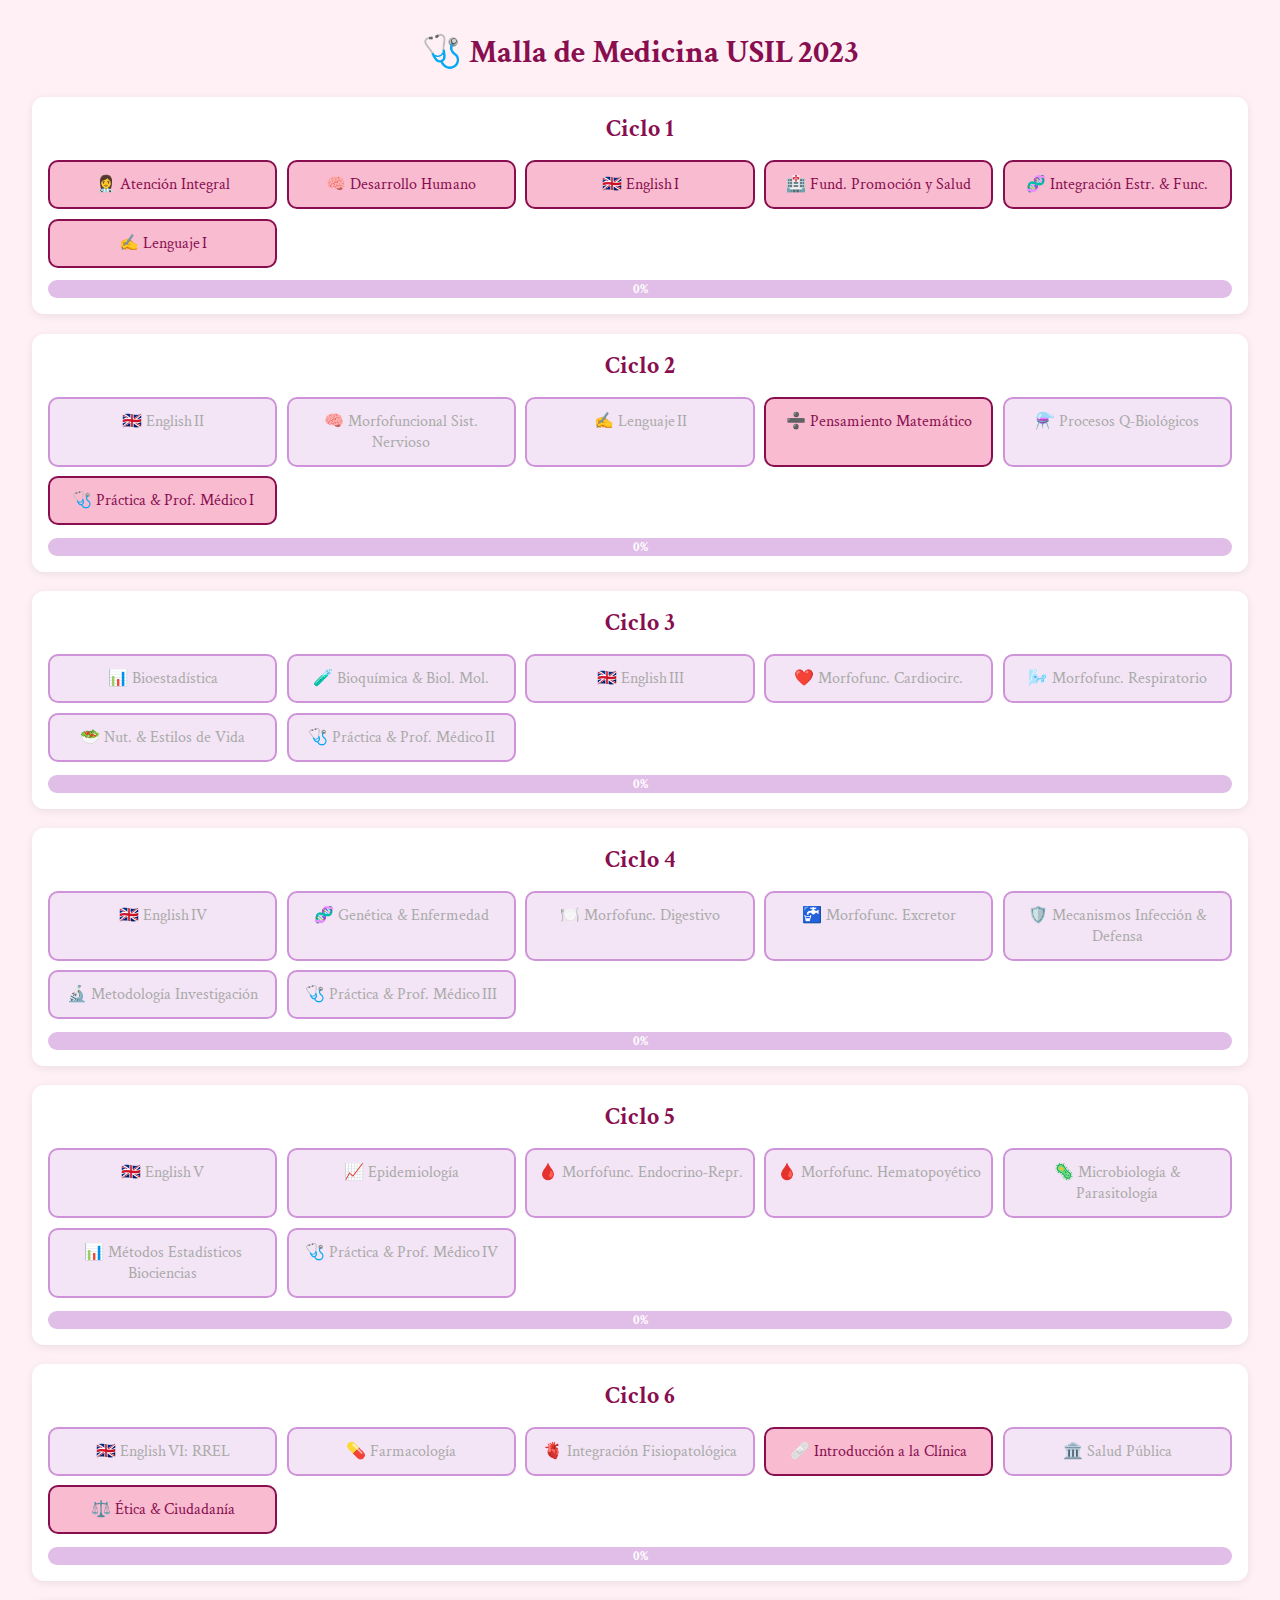
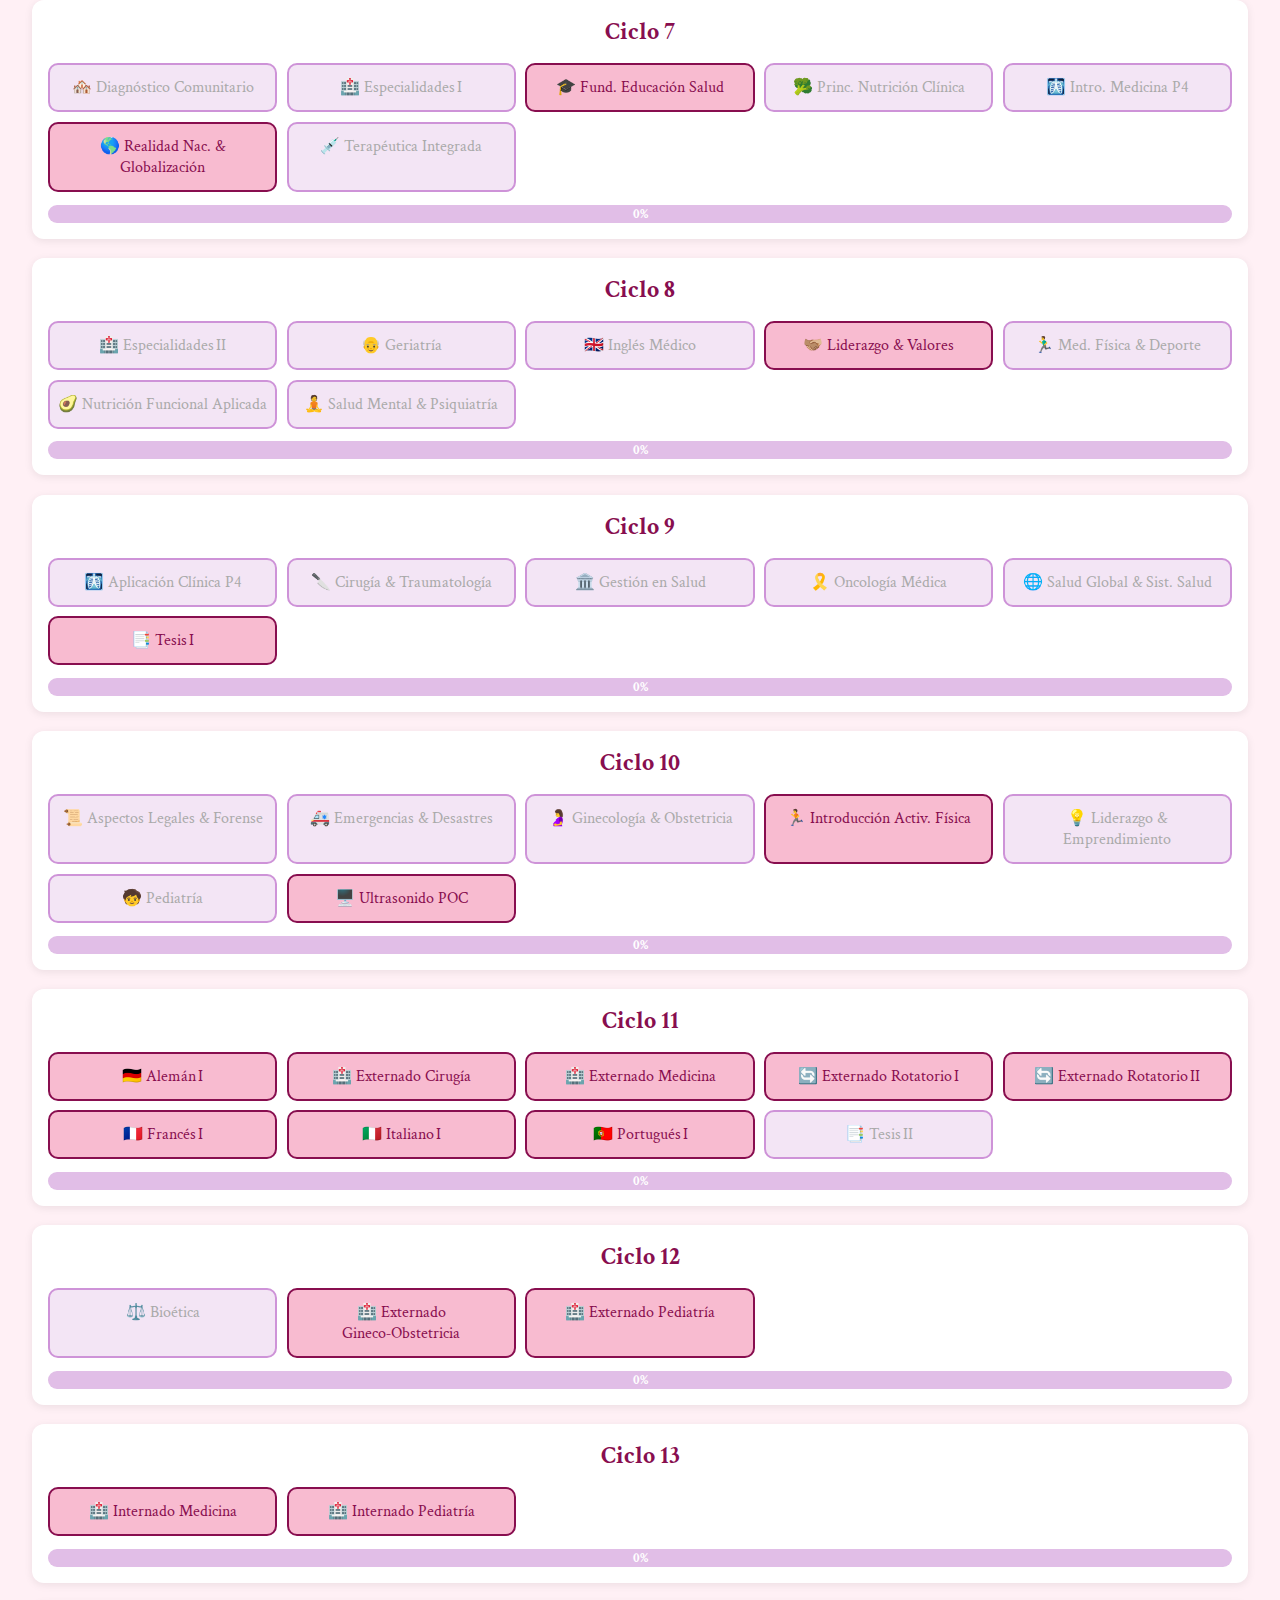
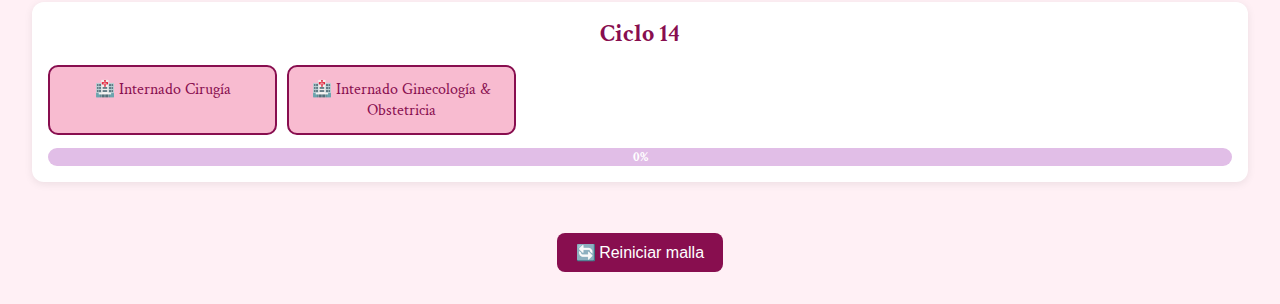
<file: index.html>
<!DOCTYPE html>
<html lang="es">
<head>
  <meta charset="UTF-8" />
  <meta name="viewport" content="width=device-width, initial-scale=1.0" />
  <title>Malla de Medicina USIL 2023</title>

  <!-- FUENTE -->
  <link href="https://fonts.googleapis.com/css2?family=Crimson+Text:wght@400;700&display=swap" rel="stylesheet" />

  <!-- ESTILO PINK -->
  <style>
    :root {
      --rosa-claro: #f8bbd0;
      --rosa-fondo: #fff0f5;
      --rosa-hover: #f48fb1;
      --rosa-oscuro: #880e4f;
      --verde-ok:  #2e7d32;
    }

    * { box-sizing:border-box; }
    body {
      margin:0; padding:2rem;
      font-family:'Crimson Text',serif;
      background:var(--rosa-fondo);
      color:var(--rosa-oscuro);
      text-align:center;
    }
    h1 { margin:0 0 1.5rem;font-size:2rem; }
    h2 { margin:0 0 1rem; }

    /* contenedor de ciclos */
    .ciclo {
      background:#ffffff;
      border-radius:12px;
      box-shadow:0 2px 8px rgba(0,0,0,.08);
      padding:1rem;
      margin:1.2rem 0;
    }

    /* grid de cursos */
    .grid {
      display:grid;
      grid-template-columns:repeat(auto-fill,minmax(220px,1fr));
      gap:.6rem;
    }

    .curso {
      background:var(--rosa-claro);
      border:2px solid var(--rosa-oscuro);
      border-radius:10px;
      padding:.75rem .5rem;
      cursor:pointer;
      transition:background .25s,transform .2s;
      user-select:none;
    }
    .curso:hover { background:var(--rosa-hover); transform:scale(1.04); }
    .curso.bloqueado { background:#f3e5f5; color:#aaa; border-color:#ce93d8; cursor:not-allowed; }
    .curso.completado {
      background:#c8e6c9 !important;
      border-color:var(--verde-ok);
      color:var(--verde-ok);
      text-decoration:line-through;
    }

    /* barra progreso */
    .barra {
      margin-top:.8rem;
      height:18px;
      background:#e1bee7;
      border-radius:10px;
      position:relative;
      overflow:hidden;
    }
    .barra>span {
      display:block;
      height:100%;
      background:var(--rosa-oscuro);
      width:0%;
      transition:width .6s ease;
    }
    .barra b {
      position:absolute; inset:0;
      display:flex; align-items:center; justify-content:center;
      font-size:.8rem; color:#fff;
    }

    /* botón reset */
    #reset {
      margin:2rem auto 0;
      padding:.6rem 1.2rem;
      background:var(--rosa-oscuro);
      color:#fff;
      border:none; border-radius:8px;
      font-size:1rem; cursor:pointer;
      transition:opacity .2s;
    }
    #reset:hover { opacity:.8; }
  </style>
</head>

<body>
  <h1>🩺 Malla de Medicina USIL 2023</h1>
  <div id="contenedor"></div>
  <button id="reset">🔄 Reiniciar malla</button>

  <script>
  /* =========  DATOS ========= */
  const cursos = [
    /* ---------- CICLO 1 ---------- */
    {id:"atencion_integral", nombre:"👩‍⚕️ Atención Integral", ciclo:1},
    {id:"desarrollo_humano", nombre:"🧠 Desarrollo Humano", ciclo:1},
    {id:"english_i", nombre:"🇬🇧 English I", ciclo:1},
    {id:"fund_promocion_salud", nombre:"🏥 Fund. Promoción y Salud", ciclo:1},
    {id:"integracion_estructura", nombre:"🧬 Integración Estr. & Func.", ciclo:1},
    {id:"lenguaje_i", nombre:"✍️ Lenguaje I", ciclo:1},

    /* ---------- CICLO 2 ---------- */
    {id:"english_ii", nombre:"🇬🇧 English II", ciclo:2, prereq:["english_i"]},
    {id:"morfo_sist_nerv", nombre:"🧠 Morfofuncional Sist. Nervioso", ciclo:2, prereq:["integracion_estructura"]},
    {id:"lenguaje_ii", nombre:"✍️ Lenguaje II", ciclo:2, prereq:["lenguaje_i"]},
    {id:"pens_mat", nombre:"➗ Pensamiento Matemático", ciclo:2},
    {id:"proc_quim_biol", nombre:"⚗️ Procesos Q‑Biológicos", ciclo:2, prereq:["atencion_integral"]},
    {id:"pp_med_i", nombre:"🩺 Práctica & Prof. Médico I", ciclo:2},

    /* ---------- CICLO 3 ---------- */
    {id:"bioestadistica", nombre:"📊 Bioestadística", ciclo:3, prereq:["pens_mat"]},
    {id:"bioquimica", nombre:"🧪 Bioquímica & Biol. Mol.", ciclo:3, prereq:["proc_quim_biol"]},
    {id:"english_iii", nombre:"🇬🇧 English III", ciclo:3, prereq:["english_ii"]},
    {id:"morfo_cardio", nombre:"❤️ Morfofunc. Cardiocirc.", ciclo:3, prereq:["morfo_sist_nerv"]},
    {id:"morfo_resp", nombre:"🌬️ Morfofunc. Respiratorio", ciclo:3, prereq:["morfo_sist_nerv"]},
    {id:"nut_estilo", nombre:"🥗 Nut. & Estilos de Vida", ciclo:3, prereq:["proc_quim_biol"]},
    {id:"pp_med_ii", nombre:"🩺 Práctica & Prof. Médico II", ciclo:3, prereq:["pp_med_i"]},

    /* ---------- CICLO 4 ---------- */
    {id:"english_iv", nombre:"🇬🇧 English IV", ciclo:4, prereq:["english_iii"]},
    {id:"genetica", nombre:"🧬 Genética & Enfermedad", ciclo:4, prereq:["integracion_estructura"]},
    {id:"morfo_digestivo", nombre:"🍽️ Morfofunc. Digestivo", ciclo:4, prereq:["integracion_estructura"]},
    {id:"morfo_excretor", nombre:"🚰 Morfofunc. Excretor", ciclo:4, prereq:["integracion_estructura"]},
    {id:"mecan_defensa", nombre:"🛡️ Mecanismos Infección & Defensa", ciclo:4, prereq:["integracion_estructura"]},
    {id:"metod_invest", nombre:"🔬 Metodología Investigación", ciclo:4, prereq:["bioestadistica"]},
    {id:"pp_med_iii", nombre:"🩺 Práctica & Prof. Médico III", ciclo:4, prereq:["pp_med_ii"]},

    /* ---------- CICLO 5 ---------- */
    {id:"english_v", nombre:"🇬🇧 English V", ciclo:5, prereq:["english_iv"]},
    {id:"epidemiologia", nombre:"📈 Epidemiología", ciclo:5, prereq:["metod_invest"]},
    {id:"morfo_endocrino", nombre:"🩸 Morfofunc. Endocrino‑Repr.", ciclo:5, prereq:["integracion_estructura"]},
    {id:"morfo_hema", nombre:"🩸 Morfofunc. Hematopoyético", ciclo:5, prereq:["integracion_estructura"]},
    {id:"micro_parasito", nombre:"🦠 Microbiología & Parasitología", ciclo:5, prereq:["mecan_defensa"]},
    {id:"metodos_est_bio", nombre:"📊 Métodos Estadísticos Biociencias", ciclo:5, prereq:["metod_invest"]},
    {id:"pp_med_iv", nombre:"🩺 Práctica & Prof. Médico IV", ciclo:5, prereq:["pp_med_iii"]},

    /* ---------- CICLO 6 ---------- */
    {id:"english_vi", nombre:"🇬🇧 English VI: RREL", ciclo:6, prereq:["english_v"]},
    {id:"farmacologia", nombre:"💊 Farmacología", ciclo:6, prereq:["morfo_resp","morfo_excretor","morfo_digestivo","morfo_endocrino","morfo_hema","micro_parasito"]},
    {id:"integracion_fisio", nombre:"🫀 Integración Fisiopatológica", ciclo:6, prereq:["morfo_resp","morfo_excretor","morfo_digestivo","morfo_endocrino","morfo_hema","micro_parasito"]},
    {id:"intro_clinica", nombre:"🩹 Introducción a la Clínica", ciclo:6},
    {id:"salud_publica", nombre:"🏛️ Salud Pública", ciclo:6, prereq:["epidemiologia"]},
    {id:"etica", nombre:"⚖️ Ética & Ciudadanía", ciclo:6},

    /* ---------- CICLO 7 ---------- */
    {id:"diag_comunitario", nombre:"🏘️ Diagnóstico Comunitario", ciclo:7, prereq:["intro_clinica","salud_publica"]},
    {id:"especialidad_i", nombre:"🏥 Especialidades I", ciclo:7, prereq:["farmacologia","intro_clinica","integracion_fisio","english_vi"]},
    {id:"fund_edu_salud", nombre:"🎓 Fund. Educación Salud", ciclo:7},
    {id:"p_nutri_clinica", nombre:"🥦 Princ. Nutrición Clínica", ciclo:7, prereq:["nut_estilo"]},
    {id:"p4_intro", nombre:"🩻 Intro. Medicina P4", ciclo:7, prereq:["intro_clinica","nut_estilo"]},
    {id:"realidad_nac", nombre:"🌎 Realidad Nac. & Globalización", ciclo:7},
    {id:"terapeutica_int", nombre:"💉 Terapéutica Integrada", ciclo:7, prereq:["farmacologia","intro_clinica","integracion_fisio","english_vi"]},

    /* ---------- CICLO 8 ---------- */
    {id:"especialidad_ii", nombre:"🏥 Especialidades II", ciclo:8, prereq:["english_vi","especialidad_i","terapeutica_int"]},
    {id:"geriatria", nombre:"👴 Geriatría", ciclo:8, prereq:["english_vi","especialidad_i","terapeutica_int"]},
    {id:"ingles_med", nombre:"🇬🇧 Inglés Médico", ciclo:8, prereq:["english_vi"]},
    {id:"liderazgo", nombre:"🫱🏽‍🫲🏼 Liderazgo & Valores", ciclo:8},
    {id:"med_fis_deporte", nombre:"🏃‍♂️ Med. Física & Deporte", ciclo:8, prereq:["english_vi","especialidad_i","terapeutica_int"]},
    {id:"nut_funcional", nombre:"🥑 Nutrición Funcional Aplicada", ciclo:8, prereq:["p_nutri_clinica","p4_intro"]},
    {id:"salud_mental", nombre:"🧘 Salud Mental & Psiquiatría", ciclo:8, prereq:["farmacologia","intro_clinica","integracion_fisio","english_vi"]},

    /* ---------- CICLO 9 ---------- */
    {id:"aplicacion_p4", nombre:"🩻 Aplicación Clínica P4", ciclo:9, prereq:["nut_funcional"]},
    {id:"cirugia_trauma", nombre:"🔪 Cirugía & Traumatología", ciclo:9, prereq:["salud_mental","geriatria","especialidad_ii","med_fis_deporte"]},
    {id:"gestion_salud", nombre:"🏛️ Gestión en Salud", ciclo:9, prereq:["salud_publica","especialidad_ii"]},
    {id:"oncologia", nombre:"🎗️ Oncología Médica", ciclo:9, prereq:["salud_mental","geriatria","especialidad_ii","med_fis_deporte"]},
    {id:"salud_global", nombre:"🌐 Salud Global & Sist. Salud", ciclo:9, prereq:["salud_publica"]},
    {id:"tesis_i", nombre:"📑 Tesis I", ciclo:9},

    /* ---------- CICLO 10 ---------- */
    {id:"aspectos_legales", nombre:"📜 Aspectos Legales & Forense", ciclo:10, prereq:["cirugia_trauma","oncologia"]},
    {id:"emerg_desastres", nombre:"🚑 Emergencias & Desastres", ciclo:10, prereq:["cirugia_trauma","oncologia"]},
    {id:"gineco_ob", nombre:"🤰 Ginecología & Obstetricia", ciclo:10, prereq:["cirugia_trauma","oncologia"]},
    {id:"intro_actividad_fis", nombre:"🏃 Introducción Activ. Física", ciclo:10},
    {id:"liderazgo_innova", nombre:"💡 Liderazgo & Emprendimiento", ciclo:10, prereq:["salud_global","gestion_salud"]},
    {id:"pediatria", nombre:"🧒 Pediatría", ciclo:10, prereq:["cirugia_trauma","oncologia"]},
    {id:"ultrasonido_poc", nombre:"🖥️ Ultrasonido POC", ciclo:10},

    /* ---------- CICLO 11 ---------- */
    {id:"aleman", nombre:"🇩🇪 Alemán I", ciclo:11},
    {id:"extern_cirugia", nombre:"🏥 Externado Cirugía", ciclo:11},
    {id:"extern_med", nombre:"🏥 Externado Medicina", ciclo:11},
    {id:"extern_rot1", nombre:"🔄 Externado Rotatorio I", ciclo:11},
    {id:"extern_rot2", nombre:"🔄 Externado Rotatorio II", ciclo:11},
    {id:"frances", nombre:"🇫🇷 Francés I", ciclo:11},
    {id:"italiano", nombre:"🇮🇹 Italiano I", ciclo:11},
    {id:"portugues", nombre:"🇵🇹 Portugués I", ciclo:11},
    {id:"tesis_ii", nombre:"📑 Tesis II", ciclo:11, prereq:["tesis_i"]},

    /* ---------- CICLO 12 ---------- */
    {id:"bioetica", nombre:"⚖️ Bioética", ciclo:12, prereq:["tesis_i"]},
    {id:"extern_gineco", nombre:"🏥 Externado Gineco‑Obstetricia", ciclo:12},
    {id:"extern_ped", nombre:"🏥 Externado Pediatría", ciclo:12},

    /* ---------- CICLO 13 ---------- */
    {id:"intern_med", nombre:"🏥 Internado Medicina", ciclo:13},
    {id:"intern_ped", nombre:"🏥 Internado Pediatría", ciclo:13},

    /* ---------- CICLO 14 ---------- */
    {id:"intern_cir", nombre:"🏥 Internado Cirugía", ciclo:14},
    {id:"intern_gineco", nombre:"🏥 Internado Ginecología & Obstetricia", ciclo:14},
  ];

  /* =========  LÓGICA ========= */
  const estado = JSON.parse(localStorage.getItem("estadoCursos")||"{}");

  const contenedor = document.getElementById("contenedor");
  document.getElementById("reset").onclick = () => {
    if(confirm("¿Reiniciar estados?")){
      cursos.forEach(c=>estado[c.id]=false);
      guardarYRender();
    }
  };

  function puedeDesbloquear(curso){
    if(!curso.prereq) return true;
    return curso.prereq.every(id=>estado[id]);
  }

  function toggle(id){
    if(!puedeDesbloquear(cursos.find(c=>c.id===id))) return;
    estado[id]=!estado[id];
    guardarYRender();
  }

  function guardarYRender(){
    localStorage.setItem("estadoCursos",JSON.stringify(estado));
    render();
  }

  function render(){
    contenedor.innerHTML="";
    const ciclosAgrup = {};
    cursos.forEach(c=>{
      if(!ciclosAgrup[c.ciclo]) ciclosAgrup[c.ciclo]=[];
      ciclosAgrup[c.ciclo].push(c);
    });

    Object.keys(ciclosAgrup).sort((a,b)=>a-b).forEach(n=>{
      const divCiclo=document.createElement("div");
      divCiclo.className="ciclo";

      const h=document.createElement("h2");
      h.textContent=`Ciclo ${n}`;
      divCiclo.appendChild(h);

      const grid=document.createElement("div");
      grid.className="grid";
      divCiclo.appendChild(grid);

      let comps=0,total=ciclosAgrup[n].length;

      ciclosAgrup[n].forEach(c=>{
        const d=document.createElement("div");
        d.className="curso";
        d.textContent=c.nombre;
        if(estado[c.id]){
          d.classList.add("completado"); comps++;
        }else if(!puedeDesbloquear(c)){
          d.classList.add("bloqueado");
        }
        d.onclick=()=>toggle(c.id);
        grid.appendChild(d);
      });

      const barra=document.createElement("div");
      barra.className="barra";
      const interno=document.createElement("span");
      const pct=Math.round((comps/total)*100);
      interno.style.width=pct+"%";
      const texto=document.createElement("b");
      texto.textContent=pct+"%";
      barra.appendChild(interno); barra.appendChild(texto);
      divCiclo.appendChild(barra);

      contenedor.appendChild(divCiclo);
    });
  }

  guardarYRender(); // primera vez
  </script>
</body>
</html>
</file>
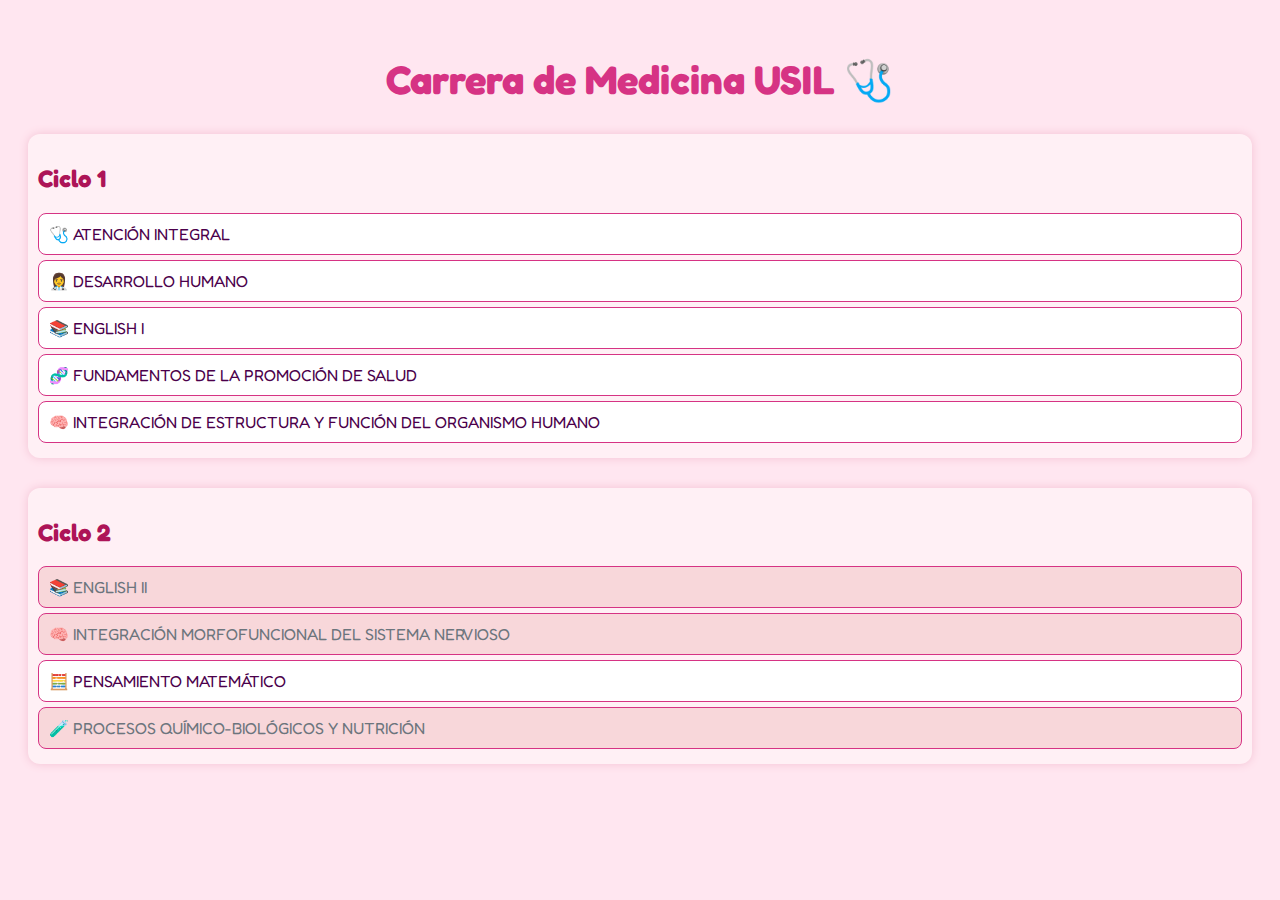
<file: Malla_Medicina_USIL_Rosa_Ejemplo.html>
<!DOCTYPE html>
<html lang="es">
<head>
  <meta charset="UTF-8" />
  <title>Carrera de Medicina USIL</title>
  <link href="https://fonts.googleapis.com/css2?family=Fredoka&display=swap" rel="stylesheet">
  <style>
    body {
      font-family: 'Fredoka', sans-serif;
      background-color: #ffe6f0;
      color: #4b004b;
      padding: 20px;
    }
    h1 {
      text-align: center;
      color: #d63384;
      font-size: 2.5em;
    }
    .ciclo {
      margin-top: 30px;
      padding: 10px;
      background-color: #fff0f5;
      border-radius: 12px;
      box-shadow: 0 0 10px #f3c2d3;
    }
    h2 {
      color: #ad1457;
    }
    .curso {
      padding: 10px;
      margin: 5px 0;
      border-radius: 8px;
      border: 1px solid #d63384;
      background-color: #fff;
      cursor: pointer;
      transition: 0.2s;
    }
    .curso:hover {
      background-color: #fdddec;
    }
    .curso.completado {
      text-decoration: line-through;
      background-color: #c8e6c9;
      color: #2e7d32;
    }
    .curso.bloqueado {
      background-color: #f8d7da;
      color: #6c757d;
      cursor: not-allowed;
    }
  </style>
</head>
<body>
  <h1>Carrera de Medicina USIL 🩺</h1>

  <div class="ciclo" id="ciclo1">
    <h2>Ciclo 1</h2>
    <div class="curso" data-id="aten_int">🩺 ATENCIÓN INTEGRAL</div>
    <div class="curso" data-id="des_hum">👩‍⚕️ DESARROLLO HUMANO</div>
    <div class="curso" data-id="eng1">📚 ENGLISH I</div>
    <div class="curso" data-id="promo_salud">🧬 FUNDAMENTOS DE LA PROMOCIÓN DE SALUD</div>
    <div class="curso" data-id="org_hum">🧠 INTEGRACIÓN DE ESTRUCTURA Y FUNCIÓN DEL ORGANISMO HUMANO</div>
  </div>

  <div class="ciclo" id="ciclo2">
    <h2>Ciclo 2</h2>
    <div class="curso bloqueado" data-id="eng2" data-requiere="eng1">📚 ENGLISH II</div>
    <div class="curso bloqueado" data-id="nervioso" data-requiere="org_hum">🧠 INTEGRACIÓN MORFOFUNCIONAL DEL SISTEMA NERVIOSO</div>
    <div class="curso" data-id="mat">🧮 PENSAMIENTO MATEMÁTICO</div>
    <div class="curso bloqueado" data-id="qbnut" data-requiere="aten_int">🧪 PROCESOS QUÍMICO-BIOLÓGICOS Y NUTRICIÓN</div>
  </div>

  <script>
    const cursos = document.querySelectorAll('.curso');

    cursos.forEach(curso => {
      curso.addEventListener('click', () => {
        if (curso.classList.contains('bloqueado')) return;
        curso.classList.toggle('completado');
        actualizarEstado();
      });
    });

    function actualizarEstado() {
      cursos.forEach(curso => {
        const requisito = curso.getAttribute('data-requiere');
        if (!requisito) return;
        const cursoRequisito = document.querySelector(`[data-id="${requisito}"]`);
        if (cursoRequisito && cursoRequisito.classList.contains('completado')) {
          curso.classList.remove('bloqueado');
        } else {
          curso.classList.add('bloqueado');
          curso.classList.remove('completado');
        }
      });
    }

    actualizarEstado();
  </script>
</body>
</html>
</file>
